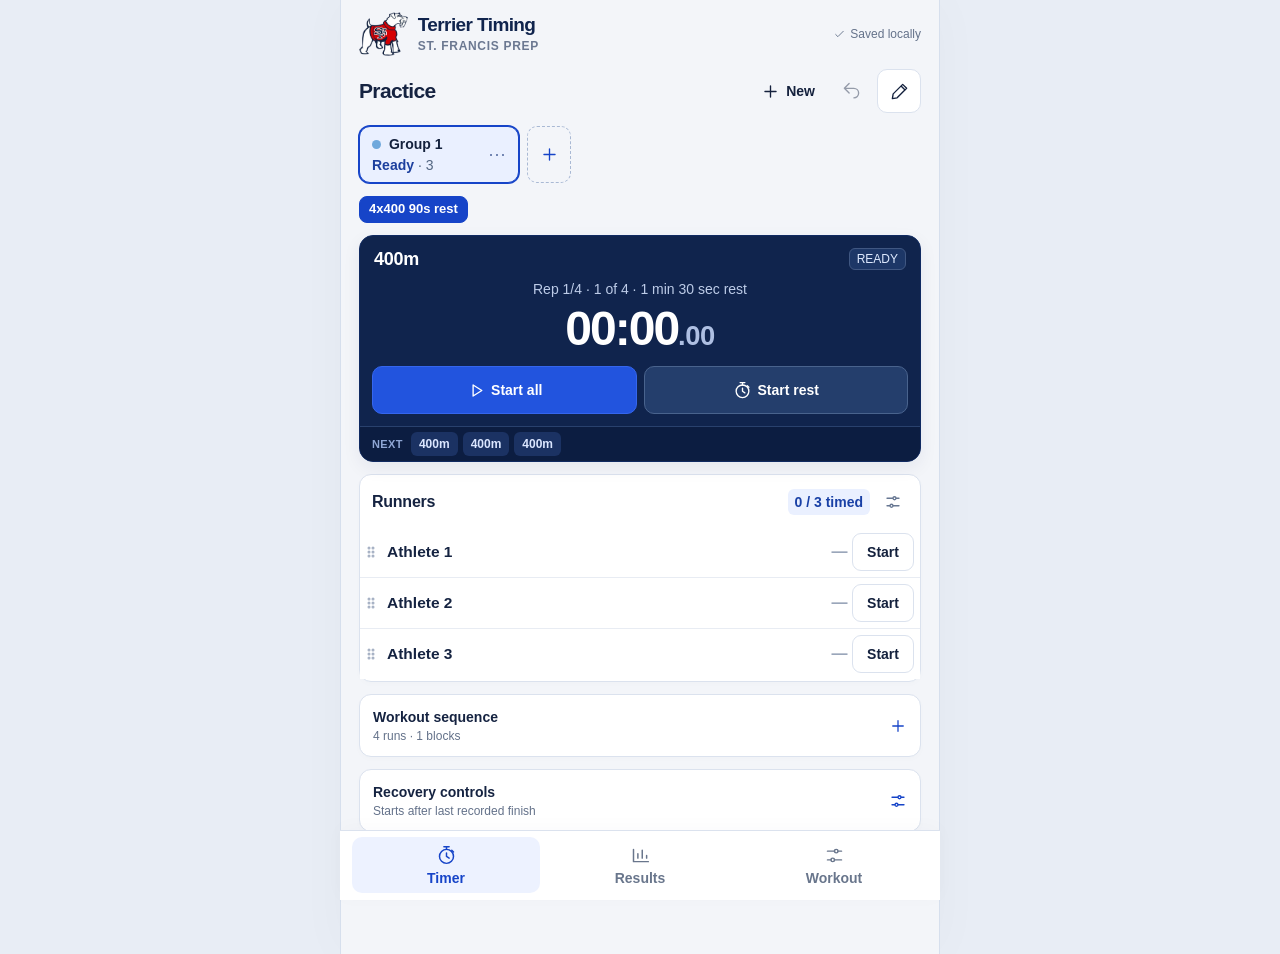
<file: index.html>
<!DOCTYPE html>
<html lang="en">
<head>
  <meta charset="UTF-8">
  <meta name="viewport" content="width=device-width,initial-scale=1,viewport-fit=cover">
  <meta name="theme-color" content="#1644c8">
  <meta name="description" content="Terrier Timing helps St. Francis Prep track coaches time every runner, follow mixed workouts, and record results at practice.">
  <meta name="apple-mobile-web-app-capable" content="yes">
  <meta name="apple-mobile-web-app-status-bar-style" content="default">
  <meta name="apple-mobile-web-app-title" content="Terrier Timing">
  <title>Terrier Timing — St. Francis Prep</title>
  <link rel="icon" type="image/png" href="./icon-180.png">
  <link rel="apple-touch-icon" href="./icon-180.png">
  <link rel="stylesheet" href="./style.css">
</head>
<body>
  <div id="app"></div>
  <div id="toast" class="toast" role="status" aria-live="polite"></div>
  <dialog id="modal"></dialog>
  <script type="module" src="./app.mjs"></script>
</body>
</html>
</file>
<file: style.css>
:root {
  font-family: -apple-system, BlinkMacSystemFont, "Segoe UI", sans-serif;
  color: #152341;
  background: #e8edf5;
  font-synthesis: none;
  --ink: #14213d;
  --muted: #64728a;
  --line: #dbe2ee;
  --blue: #1644c8;
  --red: #e32636;
  --navy: #10244d;
  --green: #1644c8;
  --lime: #1644c8;
  --white: #fff;
  --shadow: 0 2px 7px #10244d04;
}
* { box-sizing: border-box; }
[hidden] { display: none !important; }
body { margin: 0; -webkit-font-smoothing: antialiased; }
button, input, select, textarea { font: inherit; }
button, a, input, select, textarea { -webkit-tap-highlight-color: transparent; }
button { cursor: pointer; touch-action: manipulation; }
button:disabled { opacity: .42; cursor: not-allowed; }
button:focus-visible, a:focus-visible, input:focus-visible, select:focus-visible, textarea:focus-visible, summary:focus-visible { outline: 3px solid #78a4ff; outline-offset: 3px; }
button svg { flex-shrink: 0; }
svg { display: block; }
a { color: inherit; }
h1, h2, h3, p { margin: 0; }
h1 { font-size: 21px; line-height: 1.2; letter-spacing: -.65px; font-weight: 780; }
h2 { font-size: 16px; line-height: 1.3; letter-spacing: -.25px; }
h3 { font-size: 15px; }
.muted { color: var(--muted); }
.small { font-size: 14px; }
.eyebrow { font-size: 12px; letter-spacing: .7px; font-weight: 700; text-transform: uppercase; }
.mono { font-variant-numeric: tabular-nums; }
.shell { width: 100%; max-width: 600px; min-height: 100dvh; margin: 0 auto; background: #f3f5f9; }
.main { width: 100%; min-width: 0; padding: max(12px, env(safe-area-inset-top)) 14px calc(92px + env(safe-area-inset-bottom)); }
.sidebar { position: fixed; z-index: 50; left: 50%; bottom: 0; transform: translateX(-50%); width: min(100%, 600px); height: calc(70px + env(safe-area-inset-bottom)); padding: 6px 12px max(6px, env(safe-area-inset-bottom)); background: #fff; border-top: 1px solid var(--line); box-shadow: 0 -3px 18px #10244d06; }
.sidebar .brand, .sidebar .brand-sub, .nav-label, .sidebar-bottom, .track-art { display: none; }
.nav { display: flex; justify-content: space-around; gap: 6px; }
.nav button { flex: 1; display: flex; align-items: center; justify-content: center; flex-direction: column; gap: 4px; min-height: 56px; border: 0; border-radius: 10px; background: transparent; color: #69768c; font-size: 12px; font-weight: 650; }
.nav button.active { background: #edf2ff; color: var(--blue); }
.nav button:hover { background: #f0f3fa; }
.nav svg { width: 21px; height: 21px; }
.topbar { min-height: 44px; margin-bottom: 13px; display: flex; align-items: center; justify-content: space-between; gap: 8px; }
.mobile-brand { display: flex; align-items: center; gap: 9px; font-size: 19px; font-weight: 800; letter-spacing: -.6px; line-height: 1.05; color: var(--navy); }
.mobile-brand small { display: block; margin-top: 5px; color: #6b7891; font-size: 9px; letter-spacing: 1.65px; font-weight: 700; }
.brand-mark, .mobile-brand .brand-icon { display: flex; align-items: center; justify-content: center; width: 35px; height: 37px; flex-shrink: 0; background: var(--blue); color: white; border-radius: 9px; border-bottom: 4px solid var(--red); font-size: 16px; font-style: italic; letter-spacing: -2px; font-weight: 850; padding-right: 2px; }
.breadcrumb { display: none; }
.top-tools { display: flex; flex-direction: column; align-items: flex-end; gap: 5px; }
.saved { display: flex; align-items: center; gap: 4px; color: var(--muted); font-size: 11px; white-space: nowrap; }
.saved svg { width: 13px; height: 13px; }
.prototype-label { color: #5b6b88; border: 1px solid #d2dbea; background: #fff; padding: 3px 6px; border-radius: 4px; font-size: 9px; font-weight: 700; letter-spacing: .6px; }
.intro { display: flex; align-items: center; justify-content: space-between; gap: 10px; margin-bottom: 12px; }
.intro p { font-size: 13px; line-height: 1.45; color: var(--muted); margin-top: 5px; }
.intro-actions { display: flex; gap: 5px; flex-shrink: 0; }
.intro-actions .btn { padding: 10px; }
.intro-actions .desktop-text { display: none; }
.btn { display: inline-flex; align-items: center; justify-content: center; gap: 6px; border: 1px solid var(--line); border-radius: 10px; min-height: 44px; padding: 10px 13px; background: #fff; color: var(--ink); font-size: 14px; line-height: 1.3; font-weight: 650; }
.btn:hover { background: #edf2fc; }
.btn.primary, .btn.lime { background: var(--blue); color: #fff; border-color: var(--blue); }
.btn.primary:hover, .btn.lime:hover { background: #1038ad; }
.btn.ghost { background: transparent; border-color: transparent; }
.btn.ghost:hover { background: #e8edf7; }
.btn.danger { color: #c91d2b; }
.btn.wide { width: 100%; }
.btn.large { min-height: 50px; font-size: 16px; }
.icon-btn { padding: 10px; min-height: 44px; width: 44px; flex-shrink: 0; }
.small-link { display: inline-flex; align-items: center; min-height: 36px; padding: 4px 0; background: transparent; border: 0; font-size: 14px; font-weight: 650; color: var(--blue); cursor: pointer; text-decoration: none; }
.small-link:hover { text-decoration: underline; }
.group-tabs { display: flex; gap: 8px; overflow-x: auto; margin: 0 -14px 12px; padding: 1px 14px 3px; scrollbar-width: none; }
.group-tabs::-webkit-scrollbar { display: none; }
.group-tab { min-width: 160px; max-width: 210px; min-height: 56px; flex: 0 0 auto; display: flex; align-items: center; gap: 8px; padding: 9px 12px; border: 1px solid var(--line); border-radius: 11px; background: #fff; color: var(--ink); text-align: left; }
.group-tab.active { background: #eaf0ff; border-color: var(--blue); box-shadow: 0 0 0 1px var(--blue); }
.group-tab:hover { border-color: #8ca5e9; }
.group-tab > span:nth-child(2) { min-width: 0; }
.group-tab strong { display: block; font-size: 14px; line-height: 1.2; }
.group-tab small { display: flex; align-items: center; gap: 4px; margin-top: 4px; color: #536682; font-size: 11px; white-space: nowrap; }
.group-icon { display: grid; place-items: center; width: 32px; height: 32px; flex-shrink: 0; border-radius: 9px; background: #eaf0ff; color: var(--blue); }
.group-tab .group-icon { display: none; }
.orange .group-icon { background: #fff0f1; color: var(--red); }
.group-tab .group-indicator { display: none; width: 6px; height: 6px; margin-left: auto; background: var(--red); border-radius: 50%; }
.group-tab.is-running .group-indicator { display: block; box-shadow: 0 0 0 3px #ffe3e6; }
.add-group { display: grid; place-items: center; min-width: 44px; flex: 0 0 44px; padding: 8px; border: 1px dashed #a9b9d4; border-radius: 10px; background: transparent; color: var(--blue); }
.live-grid, .center-column, .side-column { display: grid; grid-template-columns: minmax(0, 1fr); min-width: 0; gap: 12px; }
.timer-sticky { position: sticky; top: max(6px, env(safe-area-inset-top)); z-index: 20; }
.timing-card { position: relative; overflow: hidden; color: #fff; background: var(--navy); border: 1px solid #102a61; border-radius: 14px; box-shadow: 0 6px 18px #10244d10; }
.timer-top { display: flex; justify-content: space-between; align-items: center; gap: 9px; padding: 12px 14px 0; }
.timer-top .eyebrow { color: #c0ceeb; font-size: 11px; }
.timer-step-title { font-size: 18px; line-height: 1.3; font-weight: 750; letter-spacing: -.3px; }
.phase-pill { display: inline-flex; align-items: center; justify-content: center; gap: 5px; padding: 4px 7px; border: 1px solid #405782; border-radius: 6px; color: #dfebff; background: #1d3767; font-size: 11px; line-height: 1; white-space: nowrap; }
.phase-pill .dot { width: 5px; height: 5px; background: #fff; border-radius: 50%; }
.timer-center { padding: 9px 14px 10px; text-align: center; }
.timer-context { color: #bdcce8; font-size: 14px; line-height: 1.3; font-weight: 500; margin-bottom: 5px; }
.big-timer { color: #fff; font-size: 48px; font-weight: 650; letter-spacing: -2px; line-height: 1.1; font-variant-numeric: tabular-nums; }
.big-timer .fraction { color: #aebfe2; font-size: .57em; letter-spacing: -.5px; }
.timer-caption { margin-top: 5px; font-size: 12px; line-height: 1.35; color: #bfcee8; min-height: 16px; }
.timer-actions { display: flex; flex-wrap: wrap; justify-content: center; gap: 7px; padding: 0 12px 12px; }
.timer-actions .btn { min-height: 48px; padding: 10px 11px; flex: 1; color: #fff; border-color: #49638d; background: #243e6c; font-size: 14px; white-space: nowrap; }
.timer-actions .btn.lime, .timer-actions .btn.primary { border-color: #3566ed; background: #2254de; }
.timer-actions .btn.capture, .btn.capture, .athlete-row .btn.finish { background: var(--red); border-color: var(--red); color: #fff; }
.timer-actions .btn.capture:hover, .btn.capture:hover, .athlete-row .btn.finish:hover { background: #ca1b2a; border-color: #ca1b2a; }
.timer-actions .btn:hover { filter: brightness(1.08); }
.timer-actions .rest-add { flex: 0 0 58px; padding-left: 7px; padding-right: 7px; }
.timer-foot { display: flex; align-items: center; justify-content: space-between; gap: 8px; background: #0c1d41; border-top: 1px solid #29416d; padding: 5px 12px; min-height: 34px; color: #b8c8e8; font-size: 11px; }
.timer-foot span { display: flex; align-items: center; gap: 5px; }
.timer-foot .small-link { font-size: 11px; min-height: 30px; color: #dbe6ff; white-space: nowrap; }
.clock-complete { font-size: 39px !important; letter-spacing: -1px !important; }
.rest-ready { color: #a8c4ff; }
.step-progress { display: flex; align-items: center; justify-content: space-between; gap: 8px; font-size: 12px; color: var(--muted); margin-bottom: 8px; }
.step-progress strong { color: var(--blue); font-size: 12px; }
.step-progress .rep-blocks { flex: 1; max-width: 170px; }
.card { background: #fff; border: 1px solid var(--line); border-radius: 12px; box-shadow: var(--shadow); }
.card-head { display: flex; justify-content: space-between; align-items: center; gap: 10px; padding: 13px 12px 10px; }
.card-head p { font-size: 12px; line-height: 1.4; color: var(--muted); margin-top: 3px; }
.count-pill { padding: 5px 7px; border-radius: 6px; background: #eaf0ff; color: #1940a6; font-size: 11px; font-weight: 700; white-space: nowrap; }
.athlete-list { padding: 0 11px 3px; }
.athlete-row { display: flex; align-items: center; gap: 7px; min-height: 62px; padding: 7px 0; border-top: 1px solid #e8ecf3; }
.avatar { display: none; }
.athlete-name { min-width: 0; flex: 1; }
.athlete-name strong { display: block; font-size: 16px; line-height: 1.2; font-weight: 650; overflow-wrap: anywhere; }
.athlete-name small { display: none; }
.athlete-time { font-size: 18px; line-height: 1; font-weight: 650; font-variant-numeric: tabular-nums; letter-spacing: -.7px; width: 83px; flex: 0 0 83px; text-align: right; white-space: nowrap; }
.athlete-time.empty { color: #9aa6ba; }
.athlete-row .btn { width: 84px; min-width: 84px; min-height: 46px; padding: 8px 7px; font-size: 14px; border-radius: 9px; }
.athlete-row .btn.recorded { background: #eaf0ff; border-color: #eaf0ff; color: #1c49b9; }
.athlete-row .icon-btn { flex: 0 0 30px; width: 30px; min-width: 30px; padding: 7px 2px; color: #677792; }
.athlete-row .btn svg { width: 15px; height: 15px; }
.athlete-footer { display: flex; align-items: flex-start; gap: 6px; padding: 8px 12px 12px; color: var(--muted); font-size: 11px; line-height: 1.4; }
.athlete-footer svg { flex-shrink: 0; margin-top: 1px; }
.workout-card, .recovery-card { padding: 14px; }
.section-top { display: flex; align-items: center; justify-content: space-between; gap: 8px; margin-bottom: 9px; }
.section-top h2 { font-size: 15px; }
.workout-name { font-size: 21px; font-weight: 750; line-height: 1.2; letter-spacing: -.6px; margin-bottom: 6px; }
.workout-description { color: var(--muted); font-size: 13px; line-height: 1.5; }
.workout-progress { margin-top: 13px; }
.progress-label { display: flex; align-items: center; justify-content: space-between; gap: 6px; color: var(--muted); font-size: 12px; margin-bottom: 8px; }
.rep-blocks { display: flex; gap: 4px; }
.rep-block { height: 5px; background: #dce4f2; flex: 1; border-radius: 3px; }
.rep-block.done { background: var(--blue); }
.rep-block.current { background: var(--red); }
.rep-block.set-break { margin-left: 5px; }
.up-next { display: flex; align-items: center; gap: 9px; margin-top: 13px; padding-top: 11px; border-top: 1px solid var(--line); }
.up-next small { display: block; color: var(--muted); font-size: 10px; margin-bottom: 3px; }
.up-next strong { font-size: 13px; line-height: 1.4; }
.workout-details { border: 1px solid var(--line); border-radius: 12px; background: #fff; padding: 0 13px; }
.workout-details summary, .inline-settings summary { display: flex; align-items: center; justify-content: space-between; gap: 8px; min-height: 48px; font-size: 14px; font-weight: 650; cursor: pointer; list-style: none; }
.workout-details summary::-webkit-details-marker, .inline-settings summary::-webkit-details-marker { display: none; }
.inline-settings summary:after { content: '+'; color: var(--blue); font-size: 21px; font-weight: 400; }
.inline-settings[open] > summary:after { content: '−'; }
.workout-details summary { min-height: 61px; }
.workout-details summary > span:first-child { flex: 1; min-width: 0; }
.workout-details summary strong { display: block; font-size: 14px; }
.workout-details summary small { display: block; margin-top: 4px; color: var(--muted); font-size: 12px; font-weight: 400; }
.summary-toggle { color: var(--blue); }
.workout-details > .workout-card, .workout-details > .recovery-card { padding: 0 0 13px; }
.workout-details > p, .workout-details > .small-link { margin-bottom: 10px; }
.plan-list { display: grid; gap: 0; padding: 0 0 9px; }
.plan-row { display: flex; align-items: center; justify-content: space-between; gap: 8px; padding: 9px 10px; min-height: 40px; border-radius: 7px; color: #4c5d79; font-size: 13px; line-height: 1.35; }
.plan-row > span { min-width: 0; }
.plan-row strong { flex: 1; font-size: 14px; color: var(--ink); }
.plan-number { display: grid; place-items: center; width: 22px; height: 22px; flex: 0 0 22px; border-radius: 5px; background: #e9eef7; color: #6c7d97; font-size: 11px; font-variant-numeric: tabular-nums; }
.plan-row.current .plan-number { background: var(--blue); color: #fff; }
.plan-row small { color: var(--muted); font-size: 12px; }
.plan-row.current { color: var(--blue); background: #edf2ff; box-shadow: inset 3px 0 var(--blue); }
.plan-row.current strong { color: var(--blue); }
.plan-row.done { color: #8793a6; }
.plan-row.done strong { color: #73819a; }
.plan-rest { display: flex; align-items: center; gap: 5px; color: #73819a; font-size: 11px; padding: 3px 10px 7px 40px; }
.plan-block { margin-top: 8px; padding: 7px 0; font-size: 11px; font-weight: 750; letter-spacing: .5px; text-transform: uppercase; color: #60708b; border-top: 1px solid #e5eaf2; }
.recovery-card p { margin: 9px 0; font-size: 12px; line-height: 1.45; color: var(--muted); }
.segmented { display: flex; padding: 3px; gap: 3px; border-radius: 9px; background: #eaf0f9; }
.segmented button { flex: 1; min-height: 44px; padding: 9px 5px; border: 0; border-radius: 7px; color: #65748e; background: transparent; font-size: 14px; font-weight: 650; }
.segmented button.selected { background: #fff; color: var(--blue); box-shadow: 0 1px 4px #10244d0f; }
.recovery-options { display: flex; gap: 7px; margin-top: 8px; }
.recovery-options .btn { flex: 1; }
.inline-settings { padding: 0 13px; background: #fff; border: 1px solid var(--line); border-radius: 12px; }
.inline-settings .recovery-card { padding: 0 0 13px; box-shadow: none; border: 0; }
.inline-settings .section-top { display: none; }
.inline-settings > .segmented { margin-bottom: 10px; }
.inline-settings > p { font-size: 12px; color: var(--muted); line-height: 1.45; padding-bottom: 12px; }
.coaching-note { display: none; }
.session-footer { display: flex; align-items: flex-start; gap: 6px; margin-top: 15px; font-size: 10px; line-height: 1.5; color: #7c89a0; }
.session-footer svg { flex-shrink: 0; }
.unassigned { padding: 12px; background: #fff8ed; border-top: 1px solid #ede5d7; }
.unassigned h3 { color: #876020; font-size: 13px; margin-bottom: 5px; }
.unassigned p { color: #827250; font-size: 12px; line-height: 1.4; }
.capture-row { display: flex; align-items: center; gap: 7px; margin-top: 8px; }
.capture-row span { min-width: 67px; font-size: 14px; font-variant-numeric: tabular-nums; }
.capture-row select { min-width: 0; flex: 1; }
.capture-row .icon-btn { width: 30px; min-width: 30px; padding: 7px 3px; }
.form-control { width: 100%; min-height: 46px; padding: 11px 12px; border: 1px solid #cad5e5; border-radius: 9px; background: white; color: var(--ink); font-size: 16px; line-height: 1.35; }
select.form-control { appearance: none; padding-right: 30px; background-image: url("data:image/svg+xml,%3Csvg width='12' height='8' xmlns='http://www.w3.org/2000/svg'%3E%3Cpath d='m1 1 5 5 5-5' fill='none' stroke='%23566888' stroke-width='1.6'/%3E%3C/svg%3E"); background-repeat: no-repeat; background-position: right 11px center; }
.form-grid { display: grid; grid-template-columns: minmax(0, 1fr) minmax(0, 1fr); gap: 14px 12px; }
.field { display: grid; gap: 7px; min-width: 0; }
.field label { font-size: 14px; font-weight: 650; }
.field.wide { grid-column: 1 / -1; }
.field small, .form-help { font-size: 12px; line-height: 1.5; color: var(--muted); }
textarea { resize: vertical; }
.workout-editor textarea, textarea.workout-editor { min-height: 170px; font-family: ui-monospace, SFMono-Regular, Consolas, monospace; font-size: 16px; line-height: 1.65; }
.plan-preview { max-height: 200px; overflow-y: auto; padding: 9px; border: 1px solid var(--line); border-radius: 9px; background: #f6f8fc; }
.plan-preview .plan-list { padding-bottom: 0; }
.plan-preview .plan-row { min-height: 32px; padding: 6px; font-size: 12px; }
.preview-summary { display: flex; align-items: center; gap: 6px; margin-bottom: 7px; color: #314d84; font-size: 12px; font-weight: 650; line-height: 1.5; }
.preview-summary svg { flex-shrink: 0; }
.roster-details { border: 1px solid var(--line); border-radius: 9px; padding: 0 11px; }
.roster-details summary { min-height: 46px; display: flex; align-items: center; gap: 6px; cursor: pointer; font-size: 14px; font-weight: 650; list-style: none; }
.roster-details summary::-webkit-details-marker { display: none; }
.roster-details summary:after { content: '+'; margin-left: auto; color: var(--blue); font-size: 20px; font-weight: 400; }
.roster-details[open] summary:after { content: '−'; }
.roster-details small { display: block; padding: 8px 0 12px; }
.block-summary { color: var(--muted); font-size: 12px; line-height: 1.5; }
.pill { display: inline-flex; align-items: center; padding: 4px 7px; border-radius: 5px; background: #edf2ff; color: #2148a4; font-size: 11px; font-weight: 650; white-space: nowrap; }
.setup-content { display: grid; gap: 13px; }
.setup-panel { padding: 15px; }
.setup-panel h2 { margin-bottom: 6px; }
.setup-panel > p { margin-bottom: 15px; font-size: 13px; color: var(--muted); line-height: 1.55; }
.form-actions { display: flex; align-items: center; justify-content: flex-start; flex-wrap: wrap; gap: 8px; }
.setup-panel .form-actions { margin-top: 13px; }
.setup-panel > .form-help { margin-top: 12px; margin-bottom: 0; }
.setup-group-list { display: grid; gap: 9px; }
.setup-group { display: flex; align-items: center; gap: 9px; padding: 11px; border: 1px solid var(--line); border-radius: 10px; }
.setup-group > div { flex: 1; min-width: 0; }
.setup-group h3 { font-size: 14px; }
.setup-group p { font-size: 12px; color: var(--muted); line-height: 1.45; margin-top: 4px; }
.setup-group .btn { min-width: 48px; padding: 9px; }
.result-summary { display: grid; grid-template-columns: repeat(3, minmax(0, 1fr)); gap: 8px; margin-bottom: 13px; }
.summary-stat { padding: 13px 10px; }
.summary-stat span { display: block; color: var(--muted); font-size: 11px; }
.summary-stat strong { display: block; margin-top: 5px; color: var(--navy); font-size: 26px; font-weight: 750; letter-spacing: -.7px; }
.results-card { overflow: hidden; margin-bottom: 13px; }
.results-card .card-head { flex-wrap: wrap; }
.table-scroll { overflow: auto; }
table { border-collapse: collapse; width: 100%; text-align: left; font-size: 13px; white-space: nowrap; }
th { color: #63738f; background: #f5f7fc; padding: 11px 13px; border-bottom: 1px solid var(--line); font-size: 11px; font-weight: 650; }
td { padding: 10px 13px; border-bottom: 1px solid #e8edf5; }
tr:last-child td { border-bottom: 0; }
th:first-child { min-width: 125px; }
th small { display: block; margin-top: 4px; font-size: 10px; color: #8793a8; font-weight: 400; }
td:first-child { font-weight: 650; }
.time-cell { min-height: 40px; padding: 5px 2px; border: 0; border-radius: 5px; color: var(--blue); background: transparent; font-size: 13px; font-variant-numeric: tabular-nums; }
.time-cell:hover { background: #edf2ff; }
.missing-cell { color: #9a640c; font-size: 12px; }
.empty-cell { color: #a4afc0; }
.results-note { font-size: 12px; line-height: 1.6; color: var(--muted); }
.intro-results { flex-wrap: wrap; }
.intro-results .intro-actions .desktop-text { display: inline; }
.intro-results .intro-actions .btn { font-size: 12px; }
.empty-state { padding: 24px; text-align: center; color: var(--muted); font-size: 14px; line-height: 1.7; }
.saved-sessions { display: grid; gap: 9px; }
.archive-row { display: flex; justify-content: space-between; align-items: center; gap: 9px; padding: 12px 0; border-top: 1px solid var(--line); }
.archive-row > div:first-child { min-width: 0; }
.archive-row strong { font-size: 13px; }
.archive-row small { display: block; margin-top: 4px; font-size: 11px; line-height: 1.4; color: var(--muted); }
.archive-row .btn { padding: 8px; font-size: 12px; }
.archive-row .form-actions { margin-top: 0; justify-content: flex-end; flex-shrink: 0; }
.toast { position: fixed; z-index: 200; bottom: calc(82px + env(safe-area-inset-bottom)); left: 50%; transform: translate(-50%, 15px); max-width: min(550px, calc(100vw - 28px)); width: max-content; padding: 12px 16px; color: #fff; background: var(--navy); border-radius: 10px; box-shadow: 0 5px 25px #10244d25; font-size: 13px; line-height: 1.4; text-align: center; opacity: 0; pointer-events: none; transition: .18s; }
.toast.visible { opacity: 1; transform: translate(-50%, 0); }
dialog { width: min(540px, calc(100vw - 20px)); max-height: calc(100dvh - 28px); padding: 0; overflow-y: auto; border: 1px solid #d4deee; border-radius: 16px; color: var(--ink); background: #fff; box-shadow: 0 24px 100px #10244d40; }
dialog::backdrop { background: #0a183770; backdrop-filter: blur(3px); }
.modal-head { display: flex; align-items: center; justify-content: space-between; gap: 8px; padding: 12px 16px; border-bottom: 1px solid var(--line); }
.modal-head h2 { font-size: 17px; }
.modal-body { padding: 16px; }
.modal-body > p { font-size: 13px; line-height: 1.55; color: var(--muted); margin-bottom: 15px; }
.modal-actions { display: flex; justify-content: flex-end; gap: 8px; flex-wrap: wrap; margin-top: 18px; }
.modal-hint { margin-top: 12px; color: var(--muted); font-size: 12px; line-height: 1.5; }
.error-text { margin-top: 10px; font-size: 13px; line-height: 1.4; color: #c11a2c; }
.error-text:empty { display: none; }
.sr-only { position: absolute; width: 1px; height: 1px; padding: 0; margin: -1px; overflow: hidden; clip: rect(0, 0, 0, 0); white-space: nowrap; border: 0; }
@media (max-width: 379px) {
  .main { padding-left: 12px; padding-right: 12px; }
  .group-tabs { margin-left: -12px; margin-right: -12px; padding-left: 12px; padding-right: 12px; }
  .mobile-brand { font-size: 17px; gap: 7px; }
  .mobile-brand small { font-size: 8px; letter-spacing: 1.4px; }
  .athlete-list { padding-left: 9px; padding-right: 9px; }
  .athlete-row { gap: 5px; }
  .athlete-time { font-size: 17px; flex-basis: 78px; width: 78px; }
  .athlete-row .btn { width: 78px; min-width: 78px; font-size: 13px; }
  .athlete-row .icon-btn { width: 28px; min-width: 28px; flex-basis: 28px; }
  .timer-actions .btn { font-size: 13px; padding-left: 8px; padding-right: 8px; }
  .timer-foot { font-size: 10px; }
  .timer-foot .small-link { font-size: 10px; }
}
@media (min-width: 601px) {
  .shell { border-left: 1px solid #d6dfed; border-right: 1px solid #d6dfed; box-shadow: 0 0 50px #10244d07; }
  .main { padding-left: 18px; padding-right: 18px; }
  .group-tabs { margin-left: -18px; margin-right: -18px; padding-left: 18px; padding-right: 18px; }
}
@media (prefers-reduced-motion: reduce) { * { transition: none !important; scroll-behavior: auto !important; } }
.nav button, .group-tab small, .timer-foot, .timer-foot .small-link, .count-pill,
.plan-row, .plan-rest, .plan-block, .intro-results .intro-actions .btn,
.athlete-row .btn, .timer-actions .btn, .field label, .error-text { font-size: 14px; }
.saved, .mobile-brand small, .athlete-footer, .workout-details summary small { font-size: 12px; }
.mobile-brand small { letter-spacing: .7px; }
.timer-foot .small-link { min-height: 36px; }
.phase-pill { font-size: 12px; }
.timer-sticky { scroll-margin-top: 8px; }
.athlete-row .icon-btn { width: 36px; min-width: 36px; flex-basis: 36px; }
th small { display: block; margin-top: 3px; font-size: 12px; font-weight: 400; }

/* Mid-rep splits */
.athlete-name .split-line { display: flex; flex-wrap: wrap; align-items: center; gap: 4px 5px; margin-top: 5px; }
.split-time { padding: 2px 6px; border-radius: 5px; background: #eef2fa; color: #3c4f6e; font-size: 12px; font-weight: 650; font-variant-numeric: tabular-nums; white-space: nowrap; }
.athlete-row .split-chip, .split-chip { display: inline-flex; align-items: center; gap: 4px; width: auto; min-width: 0; min-height: 34px; padding: 4px 11px; border: 1px solid var(--blue); border-radius: 8px; background: #fff; color: var(--blue); font-size: 13px; font-weight: 700; white-space: nowrap; }
.split-chip:active { background: #eaf0ff; }
.head-actions { display: flex; align-items: center; gap: 8px; }
.btn.split-all { min-height: 34px; padding: 4px 11px; font-size: 13px; color: var(--blue); border-color: var(--blue); }
.cell-splits { display: block; margin-top: 2px; color: #6b7891; font-size: 11px; line-height: 1.35; font-variant-numeric: tabular-nums; white-space: nowrap; }

/* Live clock in group tabs */
.group-tab .tab-status { font-variant-numeric: tabular-nums; font-weight: 700; color: #1c3f9e; }
.group-tab.attention { border-color: var(--red); background: #fff0f1; box-shadow: 0 0 0 1px var(--red); animation: tab-pulse 1.2s ease-in-out infinite; }
.group-tab.attention .tab-status { color: #c91d2b; }
@keyframes tab-pulse { 50% { background: #ffdfe2; } }
@media (prefers-reduced-motion: reduce) { .group-tab.attention { animation: none; } }

/* Logo replaces the TT tile */
.brand-logo { display: block; width: auto; height: 44px; flex-shrink: 0; }
.mobile-brand { gap: 10px; }

/* ===== v3: workout strip, look-ahead, compact runners, packs ===== */
.workout-strip { display: flex; flex-wrap: nowrap; gap: 5px; margin: -2px -14px 10px; padding: 0 14px 2px; overflow-x: auto; scrollbar-width: none; scroll-behavior: smooth; }
.workout-strip::-webkit-scrollbar { display: none; }
.wl { flex: 0 0 auto; white-space: nowrap; display: inline-flex; align-items: baseline; gap: 6px; padding: 4px 9px; border: 1px solid var(--line); border-radius: 8px; background: #fff; color: #3c4f6e; font-size: 13px; font-weight: 650; line-height: 1.3; }
.wl i { font-style: normal; font-weight: 500; font-size: 12px; color: #7b8aa3; }
.wl.current { background: var(--blue); border-color: var(--blue); color: #fff; }
.wl.current i { color: #c9d6f7; }
.wl.done { background: #f1f4fa; color: #98a4b8; text-decoration: line-through; text-decoration-color: #c3ccdb; }
.wl.done i { color: #b3bccb; }

.timer-top-right { display: flex; align-items: center; gap: 7px; flex-shrink: 0; }
.timer-reset { display: inline-flex; align-items: center; gap: 4px; min-height: 30px; padding: 3px 9px; border: 1px solid #49638d; border-radius: 8px; background: #243e6c; color: #dbe6ff; font-size: 12px; font-weight: 650; cursor: pointer; }
.timer-foot { gap: 10px; }
.upnext { display: flex; align-items: center; gap: 8px; min-width: 0; flex: 1; }
.upnext-label { flex-shrink: 0; color: #8fa6d4; font-size: 11px; font-weight: 700; letter-spacing: .4px; text-transform: uppercase; }
.upnext-chips { display: flex; flex-wrap: wrap; gap: 4px; height: 24px; min-width: 0; flex: 1; overflow: hidden; }
.uchip { display: inline-flex; align-items: center; height: 24px; padding: 0 8px; border-radius: 6px; background: #1b3263; color: #dbe6ff; font-size: 12px; font-weight: 650; white-space: nowrap; }
.uchip.newblock { margin-left: 4px; box-shadow: -3px 0 0 -1px #6e8ff0; }
.upnext-more { flex-shrink: 0; color: #8fa6d4; font-size: 12px; font-weight: 700; }

.card-head { padding: 10px 10px 8px 12px; }
.head-actions { display: flex; align-items: center; gap: 6px; }
.head-actions .icon-btn { min-height: 34px; width: 34px; min-width: 34px; padding: 4px; color: #677792; }
.athlete-list { padding: 0 0 2px; }
.athlete-section { position: relative; }
.athlete-swipe { position: relative; overflow: hidden; background: #d9293a; border-top: 1px solid #e8ecf3; }
.athlete-section > .athlete-swipe:first-child { border-top: 0; }
.swipe-delete { position: absolute; left: 0; top: 0; bottom: 0; width: 88px; display: flex; flex-direction: column; align-items: center; justify-content: center; gap: 2px; border: 0; background: #d9293a; color: #fff; font-size: 12px; font-weight: 700; cursor: pointer; }
.athlete-row { position: relative; display: flex; align-items: center; gap: 6px; min-height: 50px; padding: 4px 4px 4px 0; background: #fff; border-top: 0; transition: transform .18s ease; }
.athlete-swipe.open .athlete-row { transform: translateX(88px); }
.athlete-swipe.has-pack .athlete-row { box-shadow: inset 3px 0 var(--pack); }
.athlete-row.done { min-height: 40px; }
.drag-handle { display: grid; place-items: center; flex: 0 0 26px; width: 26px; height: 40px; padding: 0; border: 0; background: transparent; color: #a3aec2; touch-action: none; cursor: grab; user-select: none; -webkit-user-select: none; }
.athlete-name { display: block; min-width: 0; flex: 1; touch-action: pan-y; cursor: pointer; }
.name-line { display: flex; align-items: center; gap: 5px; min-width: 0; }
.athlete-name strong { display: block; min-width: 0; font-size: 15.5px; line-height: 1.2; font-weight: 650; white-space: nowrap; overflow: hidden; text-overflow: ellipsis; overflow-wrap: normal; }
.athlete-row.done .athlete-name strong { color: #5a6b86; font-weight: 600; }
.mod-tag { flex-shrink: 0; padding: 0 5px; border-radius: 4px; background: #fff1de; color: #b25b00; font-size: 11px; font-weight: 750; line-height: 1.5; }
.athlete-name .split-line { display: flex; gap: 4px; margin-top: 2px; margin-bottom: 0; overflow: hidden; flex-wrap: nowrap; }
.split-time { flex-shrink: 0; padding: 0 5px; border-radius: 4px; background: #eef2fa; color: #3c4f6e; font-size: 11.5px; font-weight: 650; line-height: 1.5; font-variant-numeric: tabular-nums; }
.athlete-time { flex: 0 0 auto; width: auto; min-width: 70px; font-size: 16px; letter-spacing: -.5px; }
.athlete-time.final { color: #1c49b9; }
.athlete-row.done .athlete-time:not(.final) { color: #8a97ad; font-size: 14px; font-weight: 600; letter-spacing: 0; }
.athlete-row .btn { width: 64px; min-width: 64px; min-height: 38px; padding: 4px 6px; font-size: 14px; border-radius: 9px; }
.athlete-row .btn.finish { width: 68px; min-width: 68px; }
.athlete-row .btn.recorded, .athlete-row .btn.split-btn { width: 38px; min-width: 38px; padding: 0; }
.athlete-row .btn.recorded { min-height: 32px; }
.btn.split-btn { color: var(--blue); border-color: #c5d3f5; background: #fff; }
.athlete-row .icon-btn { flex: 0 0 28px; width: 28px; min-width: 28px; padding: 4px 0; }
.athlete-swipe.dragging { z-index: 30; box-shadow: 0 8px 24px #10244d45; opacity: .97; }
.athlete-swipe.dragging .athlete-row { transition: none; box-shadow: none; }
.athlete-swipe.drop-before::before { content: ''; position: absolute; left: 0; right: 0; top: 0; height: 3px; background: var(--blue); z-index: 5; }
.athlete-section.drop-end::after { content: ''; display: block; height: 3px; background: var(--blue); }
.is-dragging { user-select: none; -webkit-user-select: none; }
.pack-head { display: flex; align-items: center; justify-content: space-between; gap: 8px; margin-top: 4px; padding: 5px 4px 5px 10px; border-top: 1px solid #e8ecf3; border-left: 3px solid var(--pack, #8a97ad); background: #f4f7fc; }
.pack-head.others { --pack: #c3ccdb; }
.athlete-section:first-child > .pack-head { margin-top: 0; border-top: 0; }
.pack-name { display: flex; align-items: baseline; gap: 6px; min-width: 0; }
.pack-name b { font-size: 14px; overflow: hidden; text-overflow: ellipsis; white-space: nowrap; }
.pack-name small { color: #6b7891; font-size: 12px; }
.pack-actions { display: flex; align-items: center; gap: 5px; flex-shrink: 0; }
.pack-actions .btn { width: auto; min-width: 36px; min-height: 34px; padding: 3px 10px; font-size: 13px; border-radius: 8px; }
.pack-actions .btn.split-btn { width: 36px; padding: 0; }
.pack-actions .icon-btn { width: 30px; min-width: 30px; padding: 3px 0; color: #677792; }
.pack-actions .btn.finish { background: var(--red); border-color: var(--red); color: #fff; }
.empty-pack { padding: 10px 12px; border-top: 1px solid #e8ecf3; color: #8592a8; font-size: 13px; }
.group-tab.active::after { content: '⋯'; margin-left: auto; color: #6b7fae; font-size: 18px; line-height: 1; }

.switch-row { display: flex; align-items: center; justify-content: space-between; gap: 12px; padding: 2px 0 14px; }
.switch-row small { display: block; margin-top: 2px; color: var(--muted); font-size: 12px; line-height: 1.4; }
.switch { position: relative; flex: 0 0 50px; width: 50px; height: 30px; padding: 0; border: 0; border-radius: 15px; background: #c3ccdb; cursor: pointer; }
.switch span { position: absolute; top: 3px; left: 3px; width: 24px; height: 24px; border-radius: 50%; background: #fff; transition: transform .15s; }
.switch[aria-checked="true"] { background: var(--blue); }
.switch[aria-checked="true"] span { transform: translateX(20px); }
.stack, .menu-list { display: grid; gap: 8px; }
.menu-list { margin-top: 16px; padding-top: 14px; border-top: 1px solid var(--line); }
.add-runner { display: grid; gap: 7px; margin-top: 16px; }
.add-runner label { font-size: 14px; font-weight: 650; }
.add-runner .row { display: flex; gap: 8px; }
.reset-block { padding: 12px 0; border-top: 1px solid var(--line); }
.reset-block:first-of-type { border-top: 0; padding-top: 0; }
.reset-block h3 { font-size: 14px; margin-bottom: 4px; }
.reset-block p { margin: 0 0 10px; color: var(--muted); font-size: 13px; line-height: 1.5; }
.btn.danger { color: #c91d2b; }
.quick-fill { display: flex; align-items: center; flex-wrap: wrap; gap: 6px; margin-bottom: 10px; font-size: 13px; }
.quick-fill select { width: auto; min-height: 40px; padding: 6px 28px 6px 9px; font-size: 14px; }
.quick-fill input { width: 92px; min-height: 40px; padding: 6px 9px; font-size: 15px; }
.quick-fill .btn { min-height: 40px; }
.mod-list { display: grid; gap: 2px; max-height: 44vh; overflow: auto; padding: 4px; border: 1px solid var(--line); border-radius: 10px; }
.mod-row { display: flex; align-items: center; gap: 8px; padding: 3px 4px; border-radius: 7px; }
.mod-row.now { background: #edf2ff; }
.mod-label { flex: 1; min-width: 0; font-size: 14px; }
.mod-label b { display: inline-block; min-width: 26px; color: #6b7891; font-weight: 650; }
.mod-dist { width: 90px; min-height: 40px; padding: 6px 8px; font-size: 15px; text-align: right; }
.mod-skip { display: flex; align-items: center; gap: 5px; font-size: 13px; }
.mod-skip input { width: 20px; height: 20px; }
.pack-row { display: flex; gap: 6px; margin-bottom: 8px; }
.assign-list { margin-top: 14px; }
.assign-row { display: flex; align-items: center; justify-content: space-between; gap: 10px; padding: 5px 0; border-top: 1px solid #e8ecf3; font-size: 14px; }
.assign-row select { width: 150px; min-height: 40px; padding: 6px 28px 6px 9px; font-size: 14px; }
.pack-tag { display: inline-block; margin-left: 6px; padding: 0 5px; border-radius: 4px; background: var(--pack); color: #fff; font-size: 10px; font-weight: 700; vertical-align: 1px; }
.cell-dist { display: block; color: #b25b00; font-size: 11px; font-weight: 700; line-height: 1.3; }
.small-link.inline { display: inline; min-height: 0; padding: 0; font-size: inherit; }
@media (max-width: 380px) { .athlete-time { min-width: 62px; font-size: 15px; } .athlete-row .btn { width: 60px; min-width: 60px; } .athlete-row .btn.finish { width: 64px; min-width: 64px; } }
.athlete-swipe { user-select: none; -webkit-user-select: none; -webkit-touch-callout: none; }

/* names first: no per-row menu button (tap the name), wrap instead of truncating */
.athlete-row { gap: 5px; padding-right: 6px; }
.drag-handle { flex: 0 0 22px; width: 22px; }
.athlete-name strong { display: -webkit-box; -webkit-line-clamp: 2; -webkit-box-orient: vertical; white-space: normal; overflow-wrap: break-word; font-size: 15.5px; line-height: 1.15; }
.name-line { flex-wrap: wrap; row-gap: 2px; }
.athlete-time { min-width: 66px; }
.athlete-row .btn { width: 62px; min-width: 62px; }
.athlete-row .btn.finish { width: 64px; min-width: 64px; }
.athlete-row .btn.recorded, .athlete-row .btn.split-btn { width: 36px; min-width: 36px; }
@media (max-width: 380px) { .athlete-time { min-width: 60px; font-size: 14.5px; } .athlete-row .btn, .athlete-row .btn.finish { width: 58px; min-width: 58px; } .athlete-row .btn.recorded, .athlete-row .btn.split-btn { width: 34px; min-width: 34px; } }

/* ===== v4: goals, sheet, practice loader ===== */
.goal-tag { flex-shrink: 0; padding: 0 5px; border-radius: 4px; background: #f1f4fa; color: #6b7891; font-size: 11.5px; font-weight: 650; line-height: 1.5; font-variant-numeric: tabular-nums; }
.goal-tag::before { content: 'goal '; font-weight: 500; }
.athlete-time.beat { color: #0b7a3b; }
.athlete-time.missed { color: #c91d2b; }
.time-cell.beat { color: #0b7a3b; font-weight: 650; }
.time-cell.missed { color: #c91d2b; font-weight: 650; }
td.goal-cell { color: #6b7891; font-size: 13px; white-space: nowrap; font-variant-numeric: tabular-nums; }
.send-row { display: flex; align-items: center; gap: 8px; margin: -2px 0 12px; flex-wrap: wrap; }
.send-row .btn { min-height: 38px; padding: 6px 12px; font-size: 14px; }
.send-status { color: var(--muted); font-size: 12px; line-height: 1.3; }
.row2 { display: grid; grid-template-columns: 1fr 1fr; gap: 8px; }
.pp-group { display: flex; align-items: center; gap: 8px; padding: 6px 0; border-top: 1px solid #e8ecf3; font-size: 14px; }
.pp-group small { color: var(--muted); margin-left: auto; text-align: right; font-size: 12px; }
.pp-dot { width: 10px; height: 10px; border-radius: 50%; }
.pp-dot.blue { background: #6fa8dc; } .pp-dot.red { background: #ea9999; } .pp-dot.yellow { background: #ffd966; }
.tpl-row { display: flex; align-items: center; gap: 8px; padding: 6px 0; border-top: 1px solid #e8ecf3; }
.tpl-row span { flex: 1; min-width: 0; font-size: 14px; font-weight: 600; overflow: hidden; text-overflow: ellipsis; white-space: nowrap; }
.tpl-row .btn { min-height: 38px; padding: 6px 12px; }
.tab-pick { display: flex; flex-wrap: wrap; gap: 6px; }
#modal .workout-editor { font-family: ui-monospace, Menlo, Consolas, monospace; font-size: 14px; }

/* ---- v5: coach feedback ---- */
.pp-dot.purple { background: #b4a7d6; }
.group-tab .pp-dot { display: inline-block; width: 9px; height: 9px; margin-right: 4px; vertical-align: 0; }
.rest-chip { flex-shrink: 0; padding: 0 6px; border-radius: 4px; background: #fff4d6; color: #8a5a00; font-size: 11.5px; font-weight: 750; line-height: 1.5; font-variant-numeric: tabular-nums; white-space: nowrap; }
.rest-chip.rest-done { background: #dff5e8; color: #0b6b43; }
.split-live { flex-shrink: 0; padding: 0 5px; border-radius: 4px; border: 1px dashed #8ca5e9; color: #1644c8; font-size: 11.5px; font-weight: 700; line-height: 1.4; font-variant-numeric: tabular-nums; white-space: nowrap; }
.big-timer.rest-open { color: #ffd98a; }
.check-line { display: flex; align-items: center; gap: 8px; margin-top: 10px; font-size: 14px; font-weight: 600; }
.check-line input { width: 18px; height: 18px; }

/* ---- v5.1: row layout and timer buttons ---- */
.timer-actions .btn.start-rem { flex: 1 1 100%; }
.timer-actions .btn { flex: 1 1 0; min-width: max-content; }
.athlete-name .split-line { flex-wrap: nowrap; gap: 4px; margin-top: 3px; overflow: hidden; align-items: center; }
.split-time.latest { background: #dfe8ff; color: #1644c8; font-weight: 750; }
.split-live { background: #fff; }
</file>
